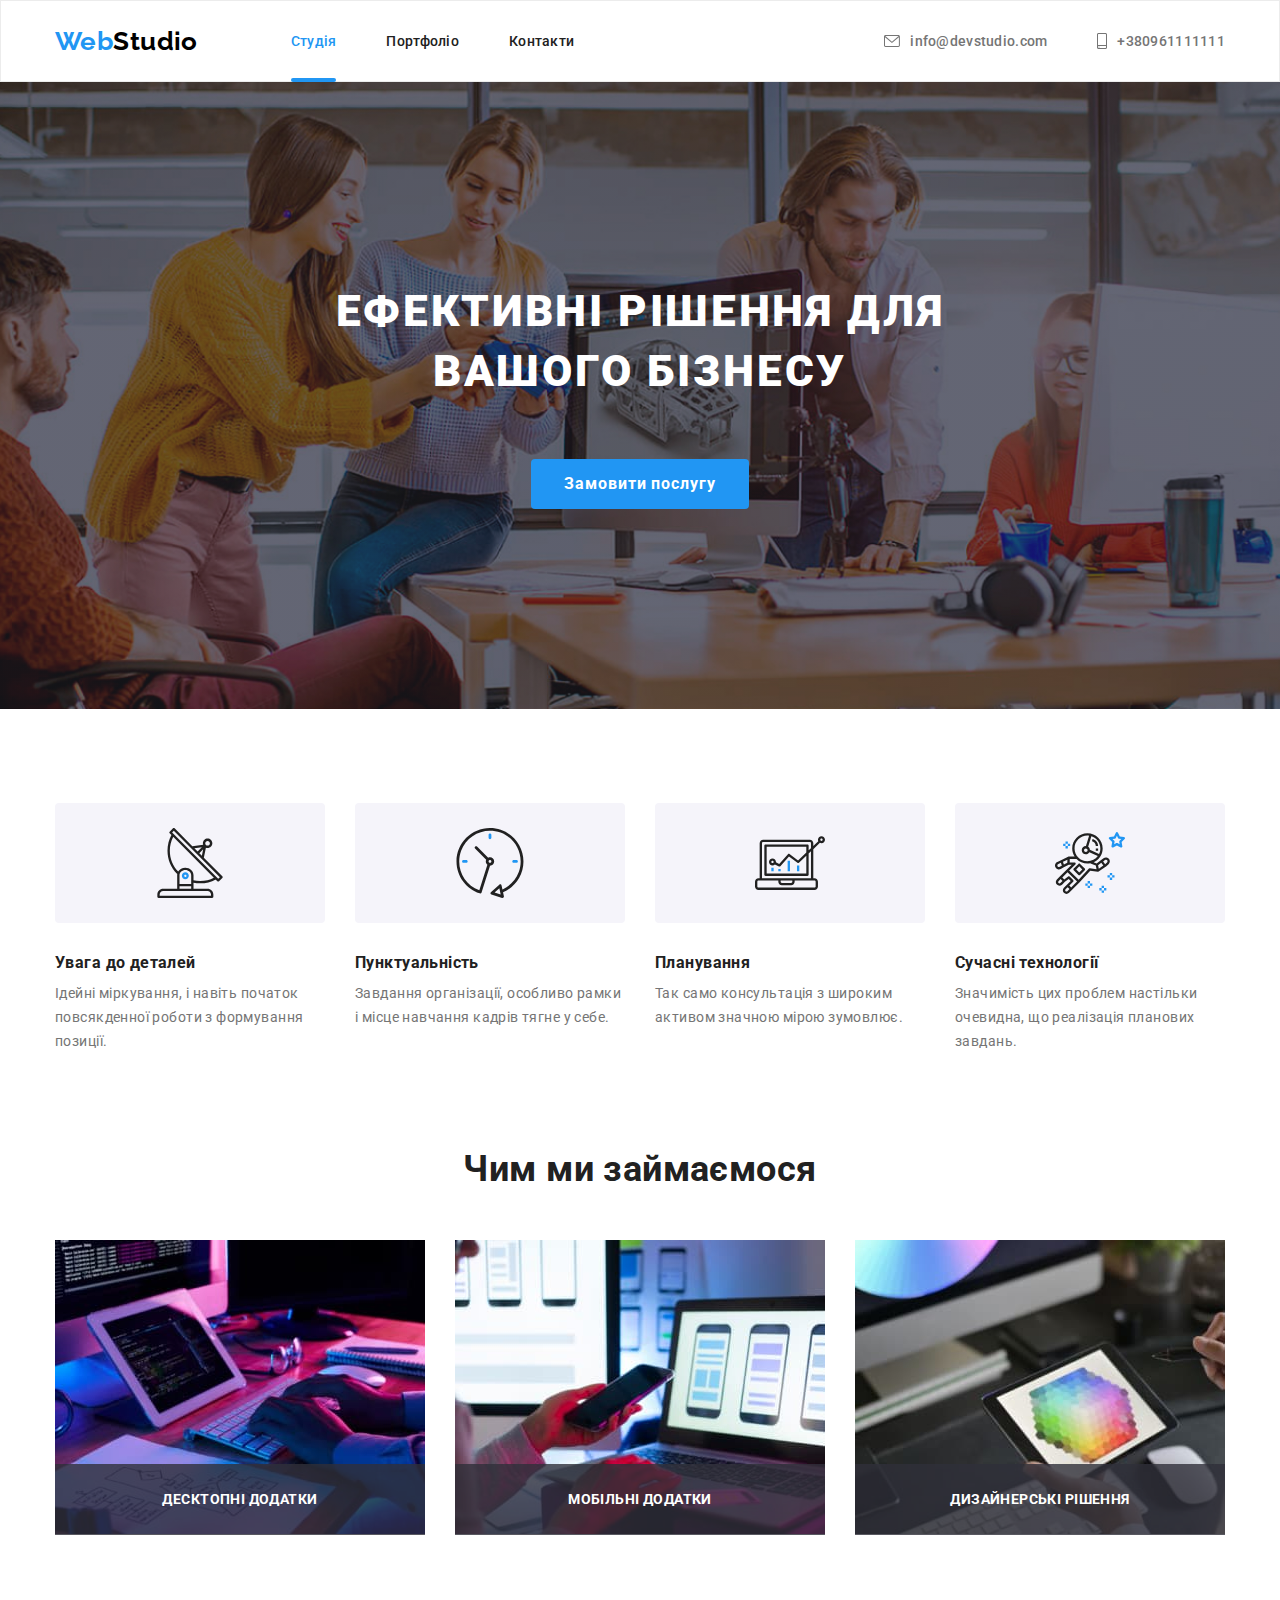
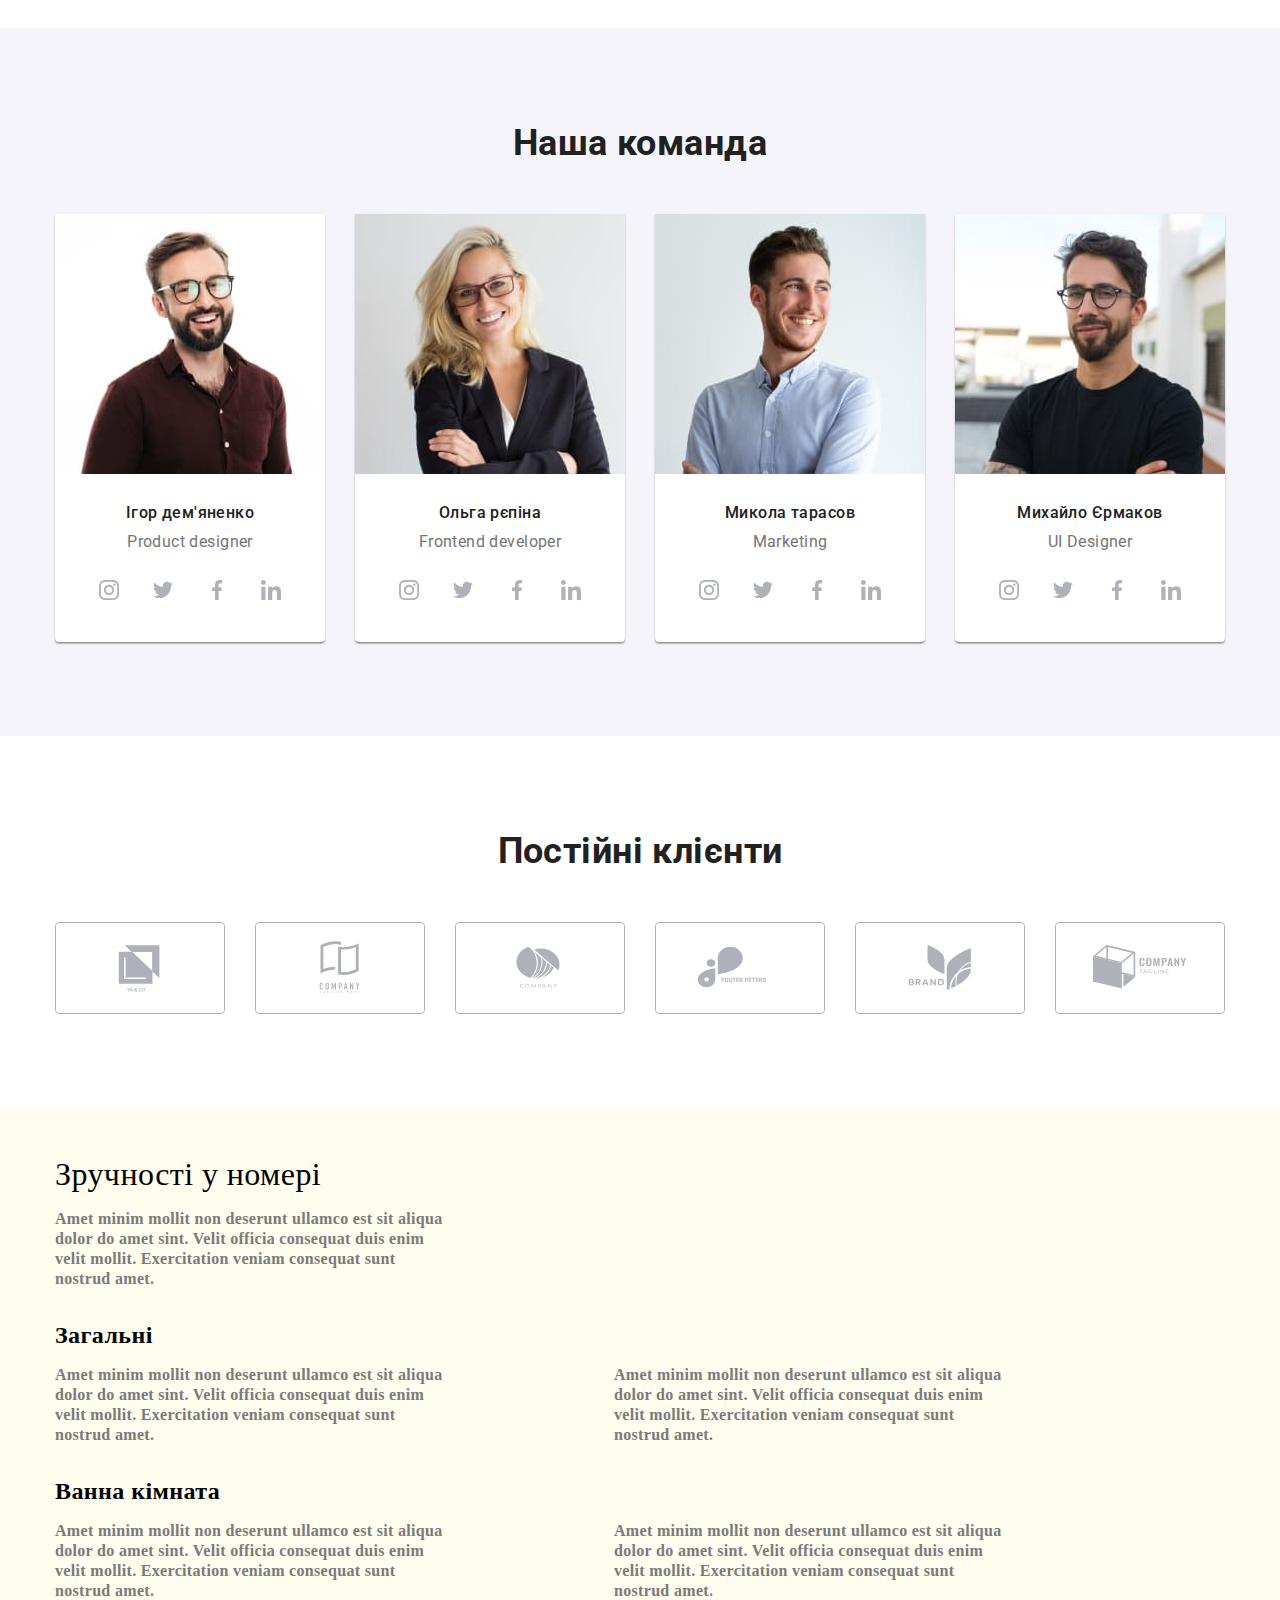
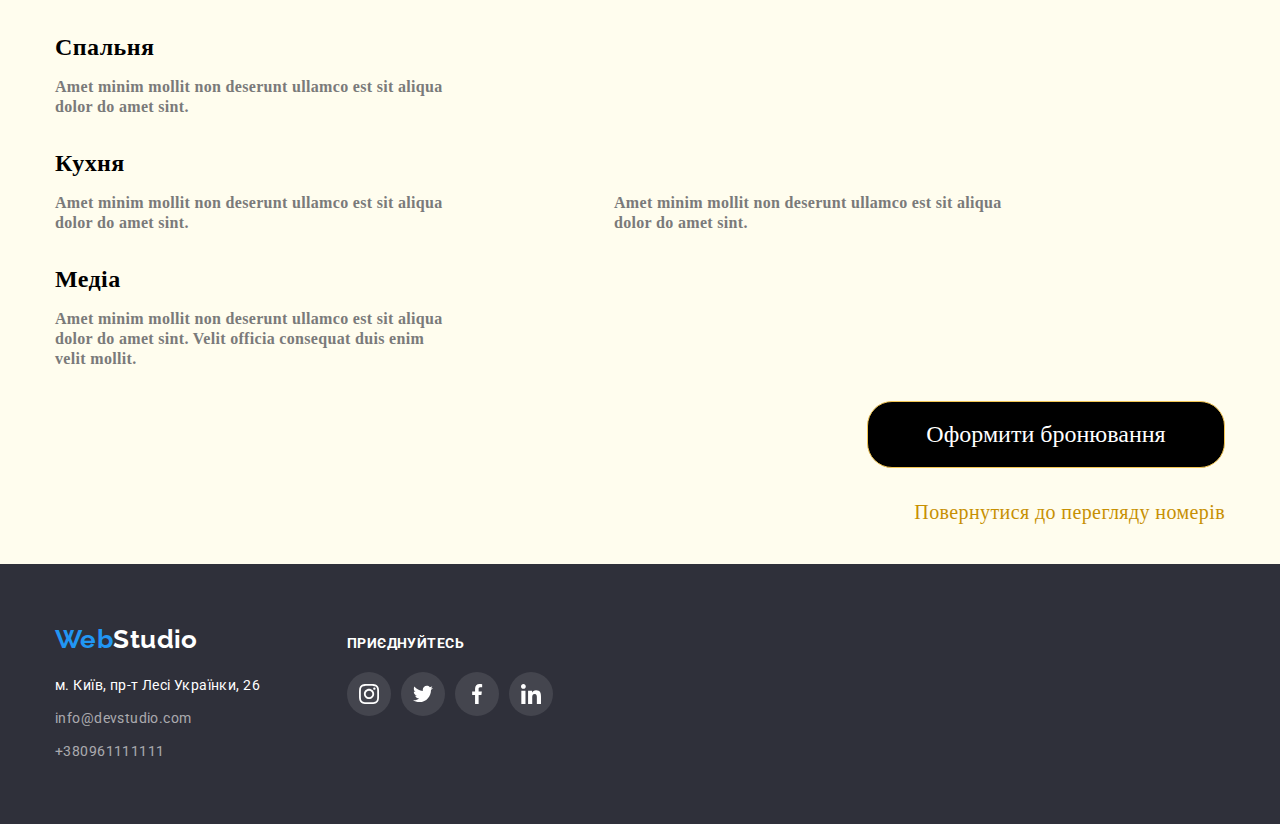
<file: index.html>
<!DOCTYPE html>
 <html lang="uk">
<head>
    <meta charset="UTF-8">
    <meta http-equiv="X-UA-Compatible" content="IE=edge">
    <meta name="viewport" content="width=device-width, initial-scale=1.0">
    <title>WebStudio</title>
    <link rel="stylesheet" href="https://cdnjs.cloudflare.com/ajax/libs/modern-normalize/1.0.0/modern-normalize.min.css">
    <link rel="stylesheet" href="./css/styles.css">
    <link rel="preconnect" href="https://fonts.googleapis.com">
    <link rel="preconnect" href="https://fonts.gstatic.com" crossorigin>
    <link href="https://fonts.googleapis.com/css2?family=Raleway:wght@700&family=Roboto:wght@400;500;700;900&display=swap"
        rel="stylesheet">
</head>

<body>
    <header class="header">
        <div class="container main-nav">
        <nav class="main-nav">
            <a class="logo-link" href="./index.html" lang="en">Web<span class="header-logo-span">Studio</span></a>
            <ul class="list">
                <li class="navigation-list-item">
                    <a class="link current" href="./index.html">Студія</a></li>
                <li class="navigation-list-item">
                    <a class="link" href="./portfolio.html">Портфоліо</a></li>
                <li class="navigation-list-item">
                    <a class="link" href="#">Контакти</a></li>
            </ul>
            </nav>
            <ul class="header-address">
                <li class="contact">
                    <a class="header-contact" href="mailto:info@devstudio.com"><svg class="address-item">
                        <use href="./images/icons.svg#icon-envelope"></use></svg>info@devstudio.com</a>
                </li>
                <li class="contact">
                    <a class="header-contact" href="tel:+380961111111"><svg class="address-items">
                        <use href="./images/icons.svg#icon-smartphone"></use></svg>+380961111111</a>
                </li>
            </ul>
        </div>
    </header>
    <main>
        <section class="section-hero">
            <div class="container-hero"> 
            <h1 class="section-caption">Ефективні рішення для вашого бізнесу</h1>
            <button class="primary-button" type="button" data-modal-open>Замовити послугу</button>
            </div>
        </section>
        <section class="section">
            <div class="container">
        <h2 class="visually-hidden">Переваги</h2>
            <ul class="section-list">
                <li class="section-item">
                    <div class="icon-box"><svg width="70" height="70">
                        <use href="./images/icons.svg#icon-antenna"></use>
                    </svg></div>
                    <h3 class="section-title">Увага до деталей</h3>
                    <p class="section-text">Ідейні міркування, і навіть початок повсякденної роботи з формування позиції.</p>
                </li>
                <li class="section-item">
                    <div class="icon-box"><svg width="70" height="70">
                        <use href="./images/icons.svg#icon-clock"></use></svg>
                    </div>
                    <h3 class="section-title">Пунктуальність</h3>
                    <p class="section-text">Завдання організації, особливо рамки і місце навчання кадрів тягне у себе.</p>
                </li>
                <li class="section-item">
                    <div class="icon-box"><svg width="70" height="70">
                        <use href="./images/icons.svg#icon-diagram"></use>
                    </svg></div>
                    <h3 class="section-title">Планування</h3>
                    <p class="section-text">Так само консультація з широким активом значною мірою зумовлює.</p>
                </li>
                <li class="section-item">
                    <div class="icon-box"><svg width="70" height="70">
                        <use href="./images/icons.svg#icon-astronaut"></use>
                    </svg></div>
                    <h3 class="section-title">Сучасні технології</h3>
                    <p class="section-text">Значимість цих проблем настільки очевидна, що реалізація планових завдань.</p>
                </li>
            </ul>
            </div>
        </section>
        <section class="section-tasks">
            <div class="container">
            <h2 class="section-headlines">Чим ми займаємося</h2>
            <ul class="section-list">
                <li><div class="applications-card">
                    <img src="./images/typing.jpg" alt="Написання коду" width="370">
                    <div class="applications">
                    <p class="applications-text">Десктопні додатки</p></div></div>
                </li>
                <li><div class="applications-card">
                    <img src="./images/laptop.jpg" alt="Розробка мобільного додатку" width="370">
                    <div class="applications">
                <p class="applications-text">Мобільні додатки</p></div></div>
               </li>
                <li><div class="applications-card">
                    <img src="./images/drawing.jpg" alt="Дизайн" width="370">
                    <div class="applications">
                <p class="applications-text">Дизайнерські рішення</p></div></div>
                </li>
            </ul>
            </div>
        </section>
        <section class="section-portrait">
            <div class="container">
            <h2 class="section-headlines">Наша команда</h2>
            <ul class="section-photo-list">
                <li class="photo"><img src="./images/igor.jpg" alt="чоловік в окулярах посміхається" width="270">
                    <div class="section-heading-desc">
                    <h3 class="section-heading">Ігор дем'яненко</h3>
                    <p class="section-lead">Product designer</p>
                    <div class="social-item">
                        <ul class="social-link">
                            <li><a href="#" class="social-list-ikon">
                        <svg width="20" height="20" class="service-icon">
                            <use href="./images/icons.svg#icon-instagram"></use>
                        </svg></a></li>
                       <li><a href="#" class="social-list-ikon"><svg width="20" height="20" class="service-icon">
                                <use href="./images/icons.svg#icon-twitter"></use>
                            </svg></a></li>
                      <li><a href="#" class="social-list-ikon"><svg width="20" height="20" class="service-icon">
                                    <use href="./images/icons.svg#icon-facebook"></use>
                                </svg></a></li>
                        <li><a href="#" class="social-list-ikon"><svg width="20" height="20" class="service-icon">
                                        <use href="./images/icons.svg#icon-linkedin"></use>
                                    </svg></a></li>
                                </ul></div>
                    </div>
                </li>
                <li class="photo"><img src="./images/olga.jpg" alt="дівчина посміхається" width="270">
                    <div class="section-heading-desc">
                    <h3 class="section-heading">Ольга рєпіна</h3>
                    <p class="section-lead">Frontend developer</p>
                    <div class="social-item">
                        <ul class="social-link">
                            <li><a href="#" class="social-list-ikon">
                                 <svg width="20" height="20" class="service-icon">
                                <use href="./images/icons.svg#icon-instagram"></use>
                                        </svg></a>
                            </li>
                            <li><a href="#" class="social-list-ikon">
                                <svg width="20" height="20" class="service-icon">
                                <use href="./images/icons.svg#icon-twitter"></use>
                                        </svg></a>
                            </li>
                            <li><a href="#" class="social-list-ikon">
                                <svg width="20" height="20" class="service-icon">
                                 <use href="./images/icons.svg#icon-facebook"></use>
                                        </svg></a>
                                    </li>
                            <li><a href="#" class="social-list-ikon">
                                <svg width="20" height="20" class="service-icon">
                                <use href="./images/icons.svg#icon-linkedin"></use>
                                        </svg></a>
                            </li>
                        </ul>
                    </div>
                    </div>
                </li>
                <li class="photo"><img src="./images/mikola.jpg" alt="чоловік посміхається" width="270">
                    <div class="section-heading-desc">
                    <h3 class="section-heading">Микола тарасов</h3>
                    <p class="section-lead">Marketing</p>
                    <div class="social-item">
                        <ul class="social-link">
                            <li><a href="#" class="social-list-ikon">
                                     <svg width="20" height="20" class="service-icon">
                                     <use href="./images/icons.svg#icon-instagram"></use>
                                    </svg></a>
                            </li>
                            <li><a href="#" class="social-list-ikon">
                                <svg width="20" height="20" class="service-icon">
                                <use href="./images/icons.svg#icon-twitter"></use>
                                </svg></a>
                            </li>
                            <li><a href="#" class="social-list-ikon">
                                <svg width="20" height="20" class="service-icon">
                                 <use href="./images/icons.svg#icon-facebook"></use>
                                        </svg></a>
                                    </li>
                            <li><a href="#" class="social-list-ikon">
                                <svg width="20" height="20" class="service-icon">
                                <use href="./images/icons.svg#icon-linkedin"></use>
                                        </svg></a>
                            </li>
                        </ul>
                    </div>
                    </div>
                </li>
                <li class="photo"><img src="./images/mihailo.jpg" alt="чоловік в окулярах" width="270">
                    <div class="section-heading-desc">
                    <h3 class="section-heading">Михайло Єрмаков</h3>
                    <p class="section-lead">UI Designer</p>
                    <div class="social-item">
                        <ul class="social-link">
                            <li><a href="#" class="social-list-ikon">
                                        <svg width="20" height="20" class="service-icon">
                                            <use href="./images/icons.svg#icon-instagram"></use>
                                        </svg></a>
                            </li>
                            <li><a href="#" class="social-list-ikon">
                                <svg width="20" height="20" class="service-icon">
                                            <use href="./images/icons.svg#icon-twitter"></use>
                                        </svg></a>
                            </li>
                            <li><a href="#" class="social-list-ikon">
                                <svg width="20" height="20" class="service-icon">
                                <use href="./images/icons.svg#icon-facebook"></use>
                                        </svg></a>
                                    </li>
                            <li><a href="#" class="social-list-ikon">
                                <svg width="20" height="20" class="service-icon">
                                 <use href="./images/icons.svg#icon-linkedin"></use>
                                        </svg></a>
                            </li>
                        </ul>
                    </div>
                    </div>
                </li>
            </ul>
            </div>
        </section>
        <section class="section-element" >
            <div class="container">
                <h2 class="section-headlines">Постійні клієнти</h2>
                <ul class="item-smart">
                <li class="section-item">
                    <a href="#" class="icon-smart"><svg width="106" height="60">
                            <use href="./images/icons.svg#icon-Logo"></use>
                        </svg>
                    </a>
                </li>
                <li class="section-item">
                    <a href="#"class="icon-smart"><svg width="106" height="60">
                            <use href="./images/icons.svg#icon-Logo-1"></use>
                        </svg>
                    </a>
                </li>
                <li class="section-item">
                    <a href="#" class="icon-smart"><svg width="106" height="60">
                            <use href="./images/icons.svg#icon-Logo-2"></use>
                        </svg>
                    </a>
                </li>
                <li class="section-item">
                    <a href="#" class="icon-smart"><svg width="106" height="60">
                            <use href="./images/icons.svg#icon-Logo-3"></use>
                        </svg>
                    </a>
                </li>
                <li class="section-item">
                    <a href="#" class="icon-smart"><svg width="106" height="60">
                            <use href="./images/icons.svg#icon-Logo-4"></use>
                        </svg>
                    </a>
                </li>
                <li class="section-item">
                    <a href="#" class="icon-smart"><svg width="106" height="60">
                            <use href="./images/icons.svg#icon-Logo-5"></use>
                        </svg>
                    </a>
                </li>
</ul>
            </div>
        </section>
        <section class="room-amenities">
            <div class="container">
                <h2 class="room-amenities__title">Зручності у номері</h2>
                <p class="room-amenities__text">Amet minim mollit non deserunt ullamco est sit aliqua dolor do amet sint. Velit officia consequat duis enim velit
                mollit. Exercitation veniam consequat sunt nostrud amet.</p>
                <ul class="room-amenities__item">
                    <li class="room-amenities__list"><h3 class="room-amenities__subtitle">Загальні</h3>
                        <div class="room-amenities__tasks">
                    <p class="room-amenities__text">Amet minim mollit non deserunt ullamco est sit aliqua dolor do amet sint. Velit officia consequat duis enim velit
                    mollit. Exercitation veniam consequat sunt nostrud amet.</p>
                    <p class="room-amenities__text">Amet minim mollit non deserunt ullamco est sit aliqua dolor do amet sint. Velit officia consequat duis enim velit
                    mollit. Exercitation veniam consequat sunt nostrud amet.</p></div></li>
                    <li class="room-amenities__list"><h3 class="room-amenities__subtitle">Ванна кімната</h3>
                        <div class="room-amenities__tasks">
                    <p class="room-amenities__text">Amet minim mollit non deserunt ullamco est sit aliqua dolor do amet sint. Velit officia consequat duis enim velit
                    mollit. Exercitation veniam consequat sunt nostrud amet.</p>
                    <p class="room-amenities__text">Amet minim mollit non deserunt ullamco est sit aliqua dolor do amet sint. Velit officia consequat duis enim velit
                    mollit. Exercitation veniam consequat sunt nostrud amet.</p></div></li>
                    <li class="room-amenities__list"><h3 class="room-amenities__subtitle">Спальня</h3>
                        <div class="room-amenities__tasks">
                    <p class="room-amenities__text">Amet minim mollit non deserunt ullamco est sit aliqua dolor do amet sint.</p></div></li>
                    <li class="room-amenities__list"><h3 class="room-amenities__subtitle">Кухня</h3>
                        <div class="room-amenities__tasks">
                    <p class="room-amenities__text">Amet minim mollit non deserunt ullamco est sit aliqua dolor do amet sint.</p>
                    <p class="room-amenities__text">Amet minim mollit non deserunt ullamco est sit aliqua dolor do amet sint.</p></div></li>
                    <li class="room-amenities__list"><h3 class="room-amenities__subtitle">Медіа</h3>
                        <div class="room-amenities__tasks">
                    <p class="room-amenities__text">Amet minim mollit non deserunt ullamco est sit aliqua dolor do amet sint. Velit officia consequat duis enim velit
                    mollit.</p></li>
                </ul>
                <div class="room-amenities__box">
                <button class="room-amenities__btn" type="button">Оформити бронювання</button>
                <a href="#" class="room-amenities__link">Повернутися до перегляду номерів</a></div>
            </div></div>
        </section>
    </main>
    <footer class="footer">
        <div class="container">
        <div class="container-box">
            <div class="footer-box">
        <a class="link-logo" href="./index.html">Web<span class="footer-span">Studio</span></a>
        <address>
            <ul class="address-link">
                <li class="services"><a class="footer-address" href="https://goo.gl/maps/CPtrU1FHBa2aNyZL9" target="_blank"
                        rel="noopener noreferrer nofollow">м. Київ, пр-т Лесі
                        Українки, 26</a></li>
                <li class="services"><a class="footer-link" href="mailto:info@devstudio.com">info@devstudio.com</a></li>
                <li class="services"><a class="footer-link" href="tel:+380961111111">+380961111111</a></li>
            </ul>
        </address>
        </div>
<div class="container-title">
    <h2 class="footer-title">Приєднуйтесь</h2>
    <ul class="footer-social">
    <li class="footer-social-icon">
        <a href="#" class="net-link"> 
    <svg width="20" height="20" class="net-icon">
        <use href="./images/icons.svg#icon-instagram"></use>
    </svg></a></li>
    <li class="footer-social-icon">
        <a href="#" class="net-link">
<svg width="20" height="20" class="net-icon">
        <use href="./images/icons.svg#icon-twitter"></use>
    </svg></a></li>
    <li class="footer-social-icon">
        <a href="#" class="net-link">
<svg width="20" height="20" class="net-icon">
        <use href="./images/icons.svg#icon-facebook"></use>
    </svg></a></li>
    <li class="footer-social-icon">
        <a href="#" class="net-link">
<svg width="20" height="20" class="net-icon">
        <use href="./images/icons.svg#icon-linkedin"></use>
</svg></a></li>
</ul>
</div>
</div>
        </div>
    </footer>
    <div class="backdrop is-hidden" data-modal>
        <div class="modal">
            <button class="modal-close-button" type="button" data-modal-close>
                <svg class="cross-icon" width="18" height="18">
                    <use href="./images/icons.svg#icon-cross"></use>
                </svg>
            </button>
        </div>
    </div>
    <script src="./js/modal.js">cloze</script>
</body>

</html>
</file>
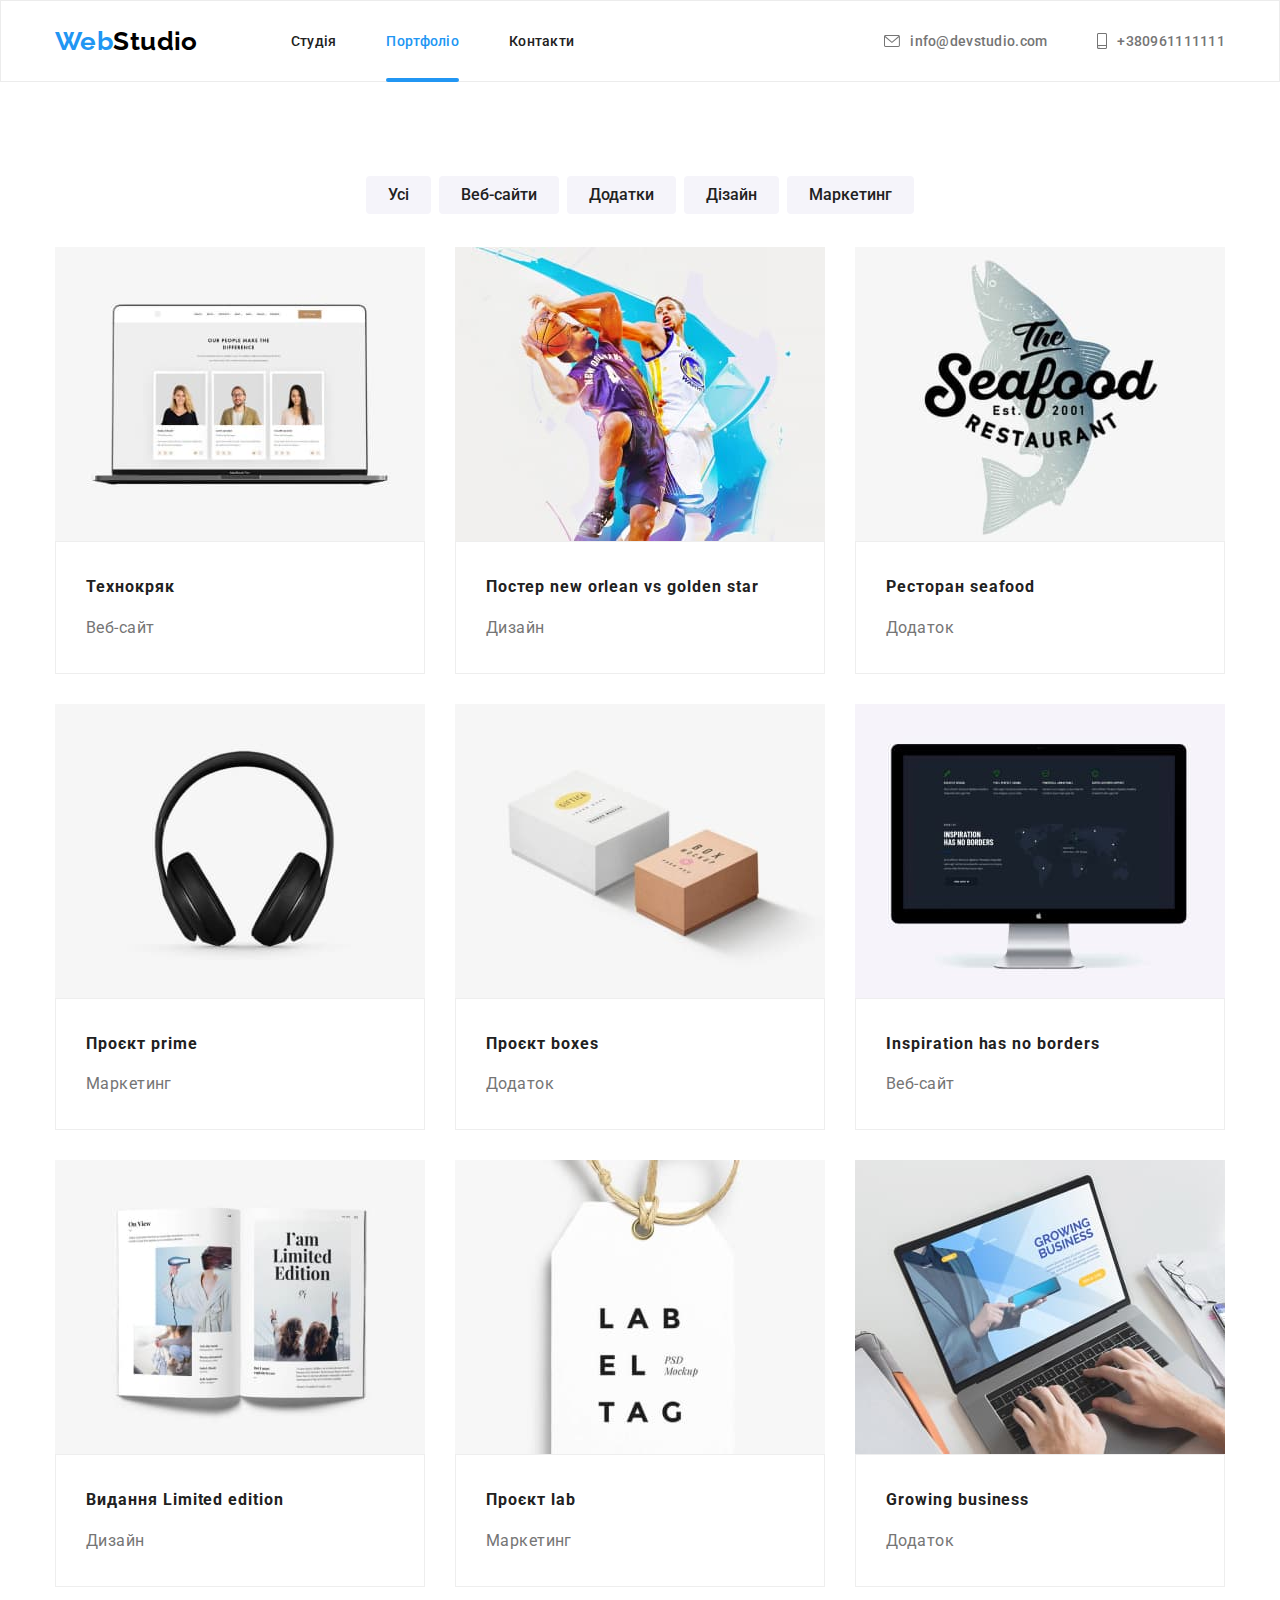
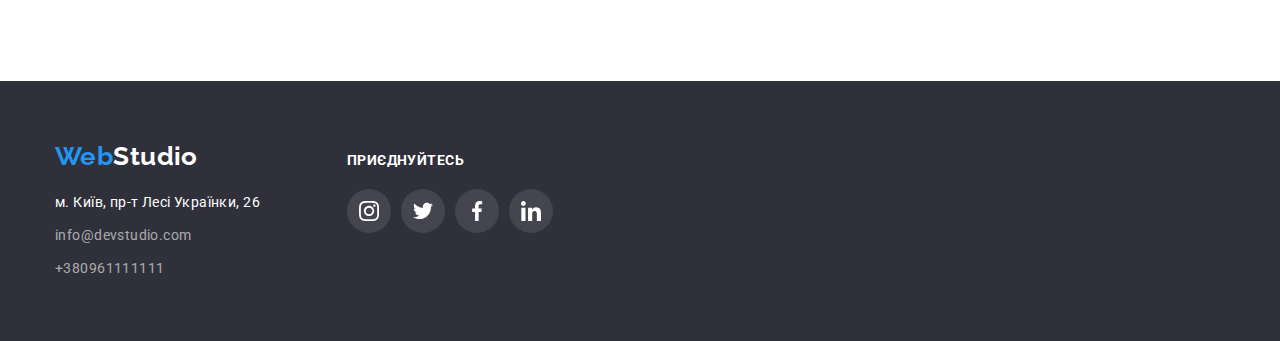
<file: portfolio.html>
<!DOCTYPE html>
<html lang="uk">
<head>
    <meta charset="UTF-8">
    <meta http-equiv="X-UA-Compatible" content="IE=edge">
    <meta name="viewport" content="width=device-width, initial-scale=1.0">
    <title>WebStudio</title>
    <link rel="stylesheet" href="https://cdnjs.cloudflare.com/ajax/libs/modern-normalize/1.0.0/modern-normalize.min.css">
    <link rel="stylesheet" href="./css/styles.css">
 <link rel="preconnect" href="https://fonts.googleapis.com">
<link rel="preconnect" href="https://fonts.gstatic.com" crossorigin>
<link href="https://fonts.googleapis.com/css2?family=Raleway:wght@700&family=Roboto:wght@400;500;700;900&display=swap" rel="stylesheet">
</head>
<body>
    <header class="header">
        <div class="container main-nav">
            <nav class="main-nav">
                <a class="logo-link" href="./index.html" lang="en">Web<span class="header-logo-span">Studio</span></a>
                <ul class="list">
                    <li class="navigation-list-item">
                        <a class="link" href="./index.html">Студія</a>
                    </li>
                    <li class="navigation-list-item">
                        <a class="link current" href="./portfolio.html">Портфоліо</a>
                    </li>
                    <li class="navigation-list-item">
                        <a class="link" href="#">Контакти</a>
                    </li>
                </ul>
                </nav>
                <ul class="header-address">
                    <li class="contact">
                        <a class="header-contact" href="mailto:info@devstudio.com"><svg class="address-item">
                                <use href="./images/icons.svg#icon-envelope"></use>
                            </svg>info@devstudio.com</a>
                    </li>
                    <li class="contact">
                        <a class="header-contact" href="tel:+380961111111"><svg class="address-items">
                                <use href="./images/icons.svg#icon-smartphone"></use>
                            </svg>+380961111111</a>
                    </li>
                </ul>
        </div>
    </header>
    <main>
     <section class="section-page">
        <div class="container">
<div class="button-page">
<button class="five-button" type="button">Усі</button>
<button class="five-button" type="button">Веб-сайти</button>
<button class="five-button" type="button">Додатки</button>
<button class="five-button" type="button">Дізайн</button>
<button class="five-button" type="button">Маркетинг</button>
</div>
    <ul class="feature-list">
        <li class="photo-link"><a href="#" class="photo-link-item">
            <div class="photo-card">
            <img src="./images/1.jpg" alt="Фото на комп,ютері" width="370">
            <div class="photo-description">
                <p>Ресурс пропонує комплексні пропозиції з різним рівнем функціоналу та сервісів. Все це дозволить відвідувачу отримати
                вичерпні відомості про компанію чи приватну особу.</p>
            </div></div>
            <div class="flex-element">
            <h2 class="section-subject">Технокряк</h2>
            <p class="section-desc">Веб-сайт</p></div></a></li>
        <li class="photo-link"><a href="#" class="photo-link-item">
            <div class="photo-card">
            <img src="./images/2.jpg" alt="Баскетболісти" width="370">
            <div class="photo-description">
                <p>Ресурс пропонує комплексні пропозиції з різним рівнем функціоналу та сервісів. Все це дозволить відвідувачу
                    отримати
                    вичерпні відомості про компанію чи приватну особу.</p>
            </div>
            </div>
            <div class="flex-element">
            <h2 class="section-subject">Постер new orlean vs golden star</h2>
            <p class="section-desc">Дизайн</p></div></a></li>
            
          <li class="photo-link"><a href="#" class="photo-link-item">
            <div class="photo-card">
            <img src="./images/3.jpg" alt="Емблема ресторану" width="370">
            <div class="photo-description">
                <p>Ресурс пропонує комплексні пропозиції з різним рівнем функціоналу та сервісів. Все це дозволить відвідувачу
                    отримати
                    вичерпні відомості про компанію чи приватну особу.</p>
            </div>
            </div>
            <div class="flex-element">
            <h2 class="section-subject">Ресторан seafood</h2>
            <p class="section-desc">Додаток</p></div></a></li>
            
            <li class="photo-link"><a href="#" class="photo-link-item">
                <div class="photo-card">
                <img src="./images/4.jpg" alt="Навушники" width="370">
                <div class="photo-description">
                    <p>Ресурс пропонує комплексні пропозиції з різним рівнем функціоналу та сервісів. Все це дозволить відвідувачу
                        отримати
                        вичерпні відомості про компанію чи приватну особу.</p>
                </div>
                </div>
                <div class="flex-element">
                <h2 class="section-subject">Проєкт prime</h2>
                <p class="section-desc">Маркетинг</p></div></a></li>
                
            <li class="photo-link"><a href="#" class="photo-link-item">
                <div class="photo-card">
                <img src="./images/5.jpg" alt="Коробочки" width="370">
                <div class="photo-description">
                    <p>Ресурс пропонує комплексні пропозиції з різним рівнем функціоналу та сервісів. Все це дозволить відвідувачу
                        отримати
                        вичерпні відомості про компанію чи приватну особу.</p>
                </div>
                </div>
                <div class="flex-element">
                <h2 class="section-subject">Проєкт boxes</h2>
                <p class="section-desc">Додаток</p></div></a></li>
               
            <li class="photo-link"><a href="#" class="photo-link-item">
                <div class="photo-card">
                <img src="./images/6.jpg" alt="Монітор" width="370">
                <div class="photo-description">
                    <p>Ресурс пропонує комплексні пропозиції з різним рівнем функціоналу та сервісів. Все це дозволить відвідувачу
                        отримати
                        вичерпні відомості про компанію чи приватну особу.</p>
                </div>
                </div>
                <div class="flex-element">
                <h2 class="section-subject">Inspiration has no borders</h2>
                <p class="section-desc">Веб-сайт</p></div></a></li>
                
            <li class="photo-link"><a href="#" class="photo-link-item">
                <div class="photo-card">
                <img src="./images/7.jpg" alt="Книга" width="370">
                <div class="photo-description">
                    <p>Ресурс пропонує комплексні пропозиції з різним рівнем функціоналу та сервісів. Все це дозволить відвідувачу
                        отримати
                        вичерпні відомості про компанію чи приватну особу.</p>
                </div>
                </div>
                <div class="flex-element">
                <h2 class="section-subject">Видання Limited edition</h2>
                <p class="section-desc">Дизайн</p></div></a></li>
               
            <li class="photo-link"><a href="#" class="photo-link-item">
                <div class="photo-card">
                <img src="./images/8.jpg" alt="Емблема" width="370">
                <div class="photo-description">
                    <p>Ресурс пропонує комплексні пропозиції з різним рівнем функціоналу та сервісів. Все це дозволить відвідувачу
                        отримати
                        вичерпні відомості про компанію чи приватну особу.</p>
                </div>
                </div>
                <div class="flex-element">
                <h2 class="section-subject">Проєкт lab</h2>
                <p class="section-desc">Маркетинг</p></div></a></li>
                
            <li class="photo-link"><a href="#" class="photo-link-item">
                <div class="photo-card">
                <img src="./images/9.jpg" alt="Ноутбук" width="370">
                <div class="photo-description">
                    <p>Ресурс пропонує комплексні пропозиції з різним рівнем функціоналу та сервісів. Все це дозволить відвідувачу
                        отримати
                        вичерпні відомості про компанію чи приватну особу.</p>
                </div>
                </div>
                <div class="flex-element">
                <h2 class="section-subject">Growing business</h2>
                <p class="section-desc">Додаток</p></div></a></li>
                
    </ul>
    </div>
</section>
    </main>
<footer class="footer">
    <div class="container">
        <div class="container-box">
            <div class="footer-box">
                <a class="link-logo" href="./index.html">Web<span class="footer-span">Studio</span></a>
                <address>
                    <ul class="address-link">
                        <li class="services"><a class="footer-address" href="https://goo.gl/maps/CPtrU1FHBa2aNyZL9"
                                target="_blank" rel="noopener noreferrer nofollow">м. Київ, пр-т Лесі
                                Українки, 26</a></li>
                        <li class="services"><a class="footer-link"
                                href="mailto:info@devstudio.com">info@devstudio.com</a></li>
                        <li class="services"><a class="footer-link" href="tel:+380961111111">+380961111111</a></li>
                    </ul>
                </address>
            </div>
            <div class="container-title">
                <h2 class="footer-title">Приєднуйтесь</h2>
                <ul class="footer-social">
                    <li class="footer-social-icon">
                        <div class="footer-social-link"><a href="#" class="net-link">
                                <svg width="20" height="20" class="net-icon">
                                    <use href="./images/icons.svg#icon-instagram"></use>
                                </svg></a></div>
                    </li>
                    <li class="footer-social-icon">
                        <div class="footer-social-link"><a href="#" class="net-link">
                                <svg width="20" height="20" class="net-icon">
                                    <use href="./images/icons.svg#icon-twitter"></use>
                                </svg></a></div>
                    </li>
                    <li class="footer-social-icon">
                        <div class="footer-social-link"><a href="#" class="net-link">
                                <svg width="20" height="20" class="net-icon">
                                    <use href="./images/icons.svg#icon-facebook"></use>
                                </svg></a></div>
                    </li>
                    <li class="footer-social-icon">
                        <div class="footer-social-link"><a href="#" class="net-link">
                                <svg width="20" height="20" class="net-icon">
                                    <use href="./images/icons.svg#icon-linkedin"></use>
                                </svg></a></div>
                    </li>
                </ul>
            </div>
        </div>
    </div>
</footer>
<script src="./js/modal.js"></script>
    </body>
    
    </html>
</file>
<file: css/styles.css>
:root{
    --primary-text-color:#757575;
    --title-text-color:#000000;
    --accent-color:#2196F3;
    --focus-button:#188CE8;
    --color-caption:#FFFFFF;
    --color-fon:#2F303A;
    --color-link:#212121;
    --fon-button:#F5F4FA;
   --icon-color: #AFB1B8;
    
}

*,
*::before,
*::after {
    box-sizing: border-box;
}
img {
max-width: 100%;
display:block;
height: auto;
}
.container {
    width:1200px;
    padding: 0 15px;
    margin: 0 auto;

}
ul {
    list-style:none;
    padding-left: 0;
    margin: 0;
}
h1,h2,h3,h4,h5,h6,p {
    margin-top: 0;
    margin-bottom: 0;
}
    .link {
    text-decoration:none;
}
body {
    color:var(--title-text-color);
    font-family:'Roboto',sans-serif;
    font-size:14px;
    letter-spacing: 0.03em;

}
/* header */
.header {
 border: 1px solid rgba(236, 236, 236, 1);
}
.main-nav {
    display: flex;
    align-items: center;
}
.logo {
    font-family:'Raleway',cursive;
text-decoration: none;
}
.button-page {
    display:flex;
}
.section-tasks {
    padding-bottom: 94px;
}

.logo-link {
color:var(--accent-color);
font-family:'Raleway',cursive;
font-weight:700;
font-size: 26px;
line-height: 1.17;
text-decoration: none;

padding: 25px 0;
}
.header-logo-span{
    color:var(--title-text-color);
}
.list {
    display: flex;
    margin-left: 93px;
    margin-top: 0;
    margin-bottom: 0;
    gap: 50px;
}
    .link {
color:var(--color-link);
    font-weight:500;
    line-height: 1.17;
    letter-spacing: 0.02em;

    display:block;
    padding: 32px 0;
    margin: 0;
    transition: background-color 250ms cubic-bezier(0.4, 0, 0.2, 1),
     color 250ms cubic-bezier(0.4, 0, 0.2, 1),
      opacity 250ms cubic-bezier(0.4, 0, 0.2, 1);
    }
.link:hover, .current
.link:focus, .current {
 color: var(--accent-color);
}

.link.current:hover::after {
    color: var(--accent-color);
}
.link.current:focus::after {
    color: var(--accent-color);
}
.link.current::after {
    position: absolute;
    display: block;
    width: 100%;
    bottom: -1px;
    height: 4px;
    border-radius: 2px;
    background-color:var(--accent-color);
    transition: opacity 250ms cubic-bezier(0.4, 0, 0.2, 1);
    content:"";
}
.navigation-list-item{
    position: relative;
}
.header-contact {
color:var(--primary-text-color);
text-decoration: none;
font-weight:500;
line-height: 1.17;
letter-spacing: 0.02em;

display:flex;
align-items: center;
 padding: 32px 0;
 fill:var(--primary-text-color);
transition:color 250ms cubic-bezier(0.4, 0, 0.2, 1),
 fill 250ms cubic-bezier(0.4, 0, 0.2, 1);
}
.header .contact+.contact {
    margin-left: 50px;
}
.header-contact:hover,
.header-contact:focus {
    color: var(--accent-color);
    fill: var(--accent-color);
}
.header-address {
    display: flex;
    align-items: center;
    margin-left: auto;
}
.address-item {
    width: 16px;
    height: 12px;
    margin-right: 10px;
}
.address-items {
width: 10px;
height: 16px;
margin-right: 10px;
}

/*section-hero*/
.section-hero {
background-color: var(--color-fon);
text-align: center;
padding-top: 200px;
padding-bottom: 200px;
max-width: 1600px;
    margin-left: auto;
    margin-right: auto;
    background-image: linear-gradient(rgba(47, 48, 58, 0.4),
    rgba(47, 48, 58, 0.4)),url(../images/office.jpg);
    background-repeat: no-repeat;
    background-position: center;
    background-size: cover;
}
.section-caption {
    color:var(--color-caption);
        font-weight:900;
        font-size: 44px;
        line-height: 1.36;
        text-align:center;
        letter-spacing: 0.06em;
        text-transform: uppercase;
        width: 700px;
         margin-left: auto;
        margin-right: auto;
        margin-top: 0;
        margin-bottom: 57px;
    }
      
    /*primary-button */
.primary-button {
    color:var(--color-caption);
    background-color:var(--accent-color); 
    border: 0; 
    font-family: inherit;
    font-style:normal;
    font-weight:700;
    font-size:16px;
    line-height:1.88;
    text-align:center;
    letter-spacing:0.06em;

    display:inline-block;
    min-width: 218px;
    border: none;
    border-radius: 4px;
    cursor: pointer;
    padding: 10px 32px;
    transition: background-color 250ms cubic-bezier(0.4, 0, 0.2, 1),
     color 250ms cubic-bezier(0.4, 0, 0.2, 1);
    cursor: pointer;
}
.primary-button:hover,
.primary-button:focus {
color:var(--color-caption);
background-color: var(--focus-button);
}
.primary-button:active {
    color: var(--color-caption);
        background-color: var(--accent-color);
}
  /* section */
  .section {
      background-color: var(--color-caption);
      padding-top: 94px;
      padding-bottom: 94px;
  }
 .visually-hidden {
  position: absolute;
  white-space: nowrap;
  width: 1px;
  height: 1px;
  overflow: hidden;
  border: 0;
  padding: 0;
  clip: rect(0 0 0 0);
  clip-path: inset(50%);
  margin: -1px;
  }
.section-title{
color:var(--color-link);
line-height: 1.17;
margin-top: 0;
margin-bottom: 10px;
}
.section-text {
    color: var(--primary-text-color);
    font-weight: 400;
    line-height: 1.71;
}
.icon-box {
    display: flex;
    justify-content: center;
    align-items: center;
    width: 100%;
    height: 120px;
    align-items: center;
    justify-content: center;
    background: var(--fon-button);
    border-radius: 4px;
    margin: 0 auto;
    margin-bottom: 30px;
}
.section-item {
    width: 270px;
}
/* section-tasks */
.section-headlines {
    color: var(--color-link);
    font-size: 36px;
    line-height: 1.17;
    text-align: center;
    margin-top: 0;
    margin-bottom: 50px;
}
.section-list {
    display: flex;
    justify-content: center;
    gap: 30px;
    position: relative;
}
.applications-card {
    position: relative;
    width: 370px;
}
.applications {
    display: flex;
    align-items: center;
    justify-content: center;
    position: absolute;
    content: "";
    top: 224px;
    left: 0;
    background-color: rgba(47, 48, 58, 0.8);
    text-align: center;
    padding: 27px 0;
    width: 100%;
    overflow: hidden;
   
}
.applications-text {
    color: rgba(255, 255, 255, 1);
    font-weight: 700;
    line-height: 1.17;
    text-transform: uppercase;
}
/* section-portrait */
.section-portrait {
    background-color: var(--fon-button);
    padding-top: 94px;
    padding-bottom: 94px;
}
.section-heading {
 color: var(--color-link);
font-weight: 500;
font-size: 16px;
line-height: 1.17;
margin-top: 0;
}
.section-lead {
    color: var(--primary-text-color);
    font-weight: 400;
    font-size: 16px;
    line-height: 1.17;
    margin-top: 10px;
    padding-bottom: 0;
    align-items: center;
}
.section-heading-desc {
    text-align: center;
    padding:30px;   
    }

.section-photo-list {
    display:flex;
    gap: 30px;    
}
.photo {
    background-color: var(--color-caption);
    box-shadow: 0px 1px 3px rgba(0, 0, 0, 0.12),
            0px 1px 1px rgba(0, 0, 0, 0.14),
            0px 2px 1px rgba(0, 0, 0, 0.2);
        border-radius: 0px 0px 4px 4px;
}
.service-icon {
fill: var(--icon-color);
}
.social-link {
display: flex;
justify-content:center;
align-items:center;
gap:10px;
margin-top:16px;
}
.social-list-ikon{
    display:flex;
    justify-content:center;
    align-items:center;
    width:44px;
    height:44px;
    gap: 10px;
    margin-top:16px;
    border-radius: 50%;
    background-color:var(--color-caption);
    margin: 0 auto;
    transition: background-color 250ms cubic-bezier(0.4, 0, 0.2, 1),
     fill 250ms cubic-bezier(0.4, 0, 0.2, 1);
}
.social-list-ikon:hover,
.social-list-ikon:focus {
    background-color: var(--accent-color);
}

.social-list-ikon:hover .service-icon {
    fill: var(--color-caption);
}

.social-list-ikon:focus .service-icon {
    fill: var(--color-caption);
}

/* cторінка 2 */
.section-page {
 padding-top: 94px;
 padding-bottom: 94px;
}
/* five-button */
.button-page {
    display: flex;
    justify-content: center;
    gap: 8px;
    margin-bottom: 33px;
}
.five-button {
    color: var(--color-link);
    background-color: var(--fon-button);
    border: 0;
    font-family: inherit;
    font-weight: 500;
    font-size: 16px;
    line-height: 1.63;
    text-align: center;

    padding: 6px 22px;
    border-radius: 4px;
    transition: background-color 250ms cubic-bezier(0.4, 0, 0.2, 1),
     color 250ms cubic-bezier(0.4, 0, 0.2, 1), 
     box-shadow 250ms cubic-bezier(0.4, 0, 0.2, 1);
    cursor: pointer;
}
.five-button:hover,
.five-button:focus {
    color: var(--color-caption);
    background-color: var(--accent-color);
    box-shadow: 0px 3px 1px rgba(0, 0, 0, 0.1),
            0px 1px 2px rgba(0, 0, 0, 0.8),
            0px 2px 2px rgba(0, 0, 0, 0.12);
}
/* photo-card */
.feature-list {
    display: flex;
    flex-wrap: wrap;
    padding: 0;
    gap: 30px;
    flex-basis: calc((100%-60px)/3);

}
.section-subject{
    color: var(--color-link);
    font-weight: 700;
    font-size: 16px;
    line-height: 1.88;
    letter-spacing: 0.06em;
    margin-top: 0;
}
.section-desc {
    color: var(--primary-text-color);
    font-weight: 400;
    font-size: 16px;
    line-height: 1.9;
    margin-top: 10px;
    padding-bottom: 0;
}
.flex-element {
    padding: 30px;
    border-top: none;
    border: 1px solid #EEEEEE;
}
.photo-link-item {
display: block;
text-decoration: none;
transition: background-color 250ms cubic-bezier(0.4, 0, 0.2, 1),
box-shadow 250ms cubic-bezier(0.4, 0, 0.2, 1);
}
.photo-link-item:hover,
.photo-link-item:focus {
    background: var(--color-caption);
    box-shadow: 0px 1px 1px rgba(0, 0, 0, 0.12),
        0px 4px 4px rgba(0, 0, 0, 0.06),
        1px 4px 6px rgba(0, 0, 0, 0.16);
}
.photo-description {
position: absolute;
top: 0;
left: 0;
width: 100%;
height: 100%;
font-size: 18px;
line-height: 1.55;
background-color:rgba(33, 150, 243, 0.9);
color:var(--color-caption);
padding: 63px 24px;
transform: translateY(101%);
transition: transform 250ms cubic-bezier(0.4, 0, 0.2, 1);

}
.photo-card {
 position: relative;
 overflow: hidden;
    }
.photo-link-item:hover .photo-description {
    transform: translateY(0);
}
.photo-link-item:focus .photo-description {
    transform: translateY(0);
}
/* section-element */
.section-element {
    background-color: var(--color-caption);
    padding-top: 94px;
    padding-bottom: 94px;
    margin:0 auto
}
.icon-smart {
    display: flex;
    justify-content: center;
    align-items: center;
    width: 170px;
    height: 92px;
    align-items: center;
    justify-content: center;
    background: var(--color-caption);
    border-radius: 4px;
    margin: 0 auto;
    border: 1px solid #AFB1B8;
    border-radius: 4px;
    fill:#AFB1B8 ;
    transition: fill 250ms cubic-bezier(0.4, 0, 0.2, 1),
     border 250ms cubic-bezier(0.4, 0, 0.2, 1);

}
.icon-smart:hover,
.icon-smart:focus  {
fill:var(--accent-color);
border: 1px solid #2196F3;
}

.item-smart {
display: flex;
gap: 30px;
}
/* room-amenities */
.room-amenities {
    background: #FFFDEE;
    padding-top: 48px;
    padding-bottom: 40px;
}

.room-amenities__title {
    font-family: 'Times New Roman';
    font-style: normal;
    font-weight: 400;
    font-size: 32px;
    line-height: 1.15;
    color: #000000;
    margin-bottom: 16px;
    
}

.room-amenities__subtitle {
font-family: 'Times New Roman';
    font-style: normal;
    font-weight: 700;
    font-size: 24px;
    line-height: 1.17;
    color: #000000;
    margin-bottom: 16px;
}

.room-amenities__text {
font-family: 'Montserrat';
    font-style: normal;
    font-weight: 700;
    font-size: 16px;
    line-height: 1.25;
    letter-spacing: 0.02em;
    color: #7A7A7A;
    margin-bottom: 32px;
    width: 400px;
     
}
/* .room-amenities__item {
    position: relative;
} */

.room-amenities__tasks {
    display: flex;
    justify-content: center;
    align-items: center;
    width: 100%;
    gap: 159px;
}
.room-amenities__list {
    display: inline-block;
    
}
.room-amenities__box {
display: flex;
flex-direction: column;
align-items: flex-end;
}

.room-amenities__link {
font-family: 'Montserrat';
font-style: normal;
font-weight: 500;
font-size: 20px;
line-height: 24px;
letter-spacing: 0.02em;
color: #C79002;
text-decoration: none;
}
.room-amenities__btn {
    font-family: 'Montserrat';
        font-style: normal;
        font-weight: 500;
        font-size: 24px;
        line-height: 1.20;
        width: 358px;
     color: #FFFFFF;
    background: #000000;
    border: 1px solid #F3C653;
    border-radius: 25px;
    display: inline-block;
    padding: 18px 38px;
    margin-bottom: 32px;
    
    
    
}



/* footer */
.footer{
    background-color:var(--color-fon);
    padding: 60px 0;
    margin-top: 0;
}
.container-box {
    display: flex;
    align-items: baseline;
    gap: 86.9px;

}
.link-logo {
    color:var(--accent-color);
    font-family: 'Raleway', cursive;
        font-weight:700;
        font-size: 26px;
        line-height: 1.17;
        text-decoration: none;
        display: block;
      margin-bottom:20px;
}
.footer-span {
    color: var(--color-caption);
}
.services {
    margin-bottom: 9px;
}
.services:last-child{
    margin-bottom: 0;
}
.footer-address {
    color: var(--color-caption);
    font-style: normal;
    line-height: 1.71;
    text-decoration: none;
    transition: color 250ms
    cubic-bezier(0.4, 0, 0.2, 1);
}
.footer-address:hover,
.footer-address:focus {
    color: var(--accent-color);
}
.footer-link {
    color:rgba(255,255,255,0.6);
        font-style: normal;
        font-weight: 400;
        line-height: 1.71;
        text-decoration: none;
        transition: color 250ms
        cubic-bezier(0.4, 0, 0.2, 1);
    } 
.footer-link:hover,
.footer-link:focus {
     color: var(--accent-color);
}
.address-link {
    flex-direction: column;
}
/* social */
.container-title {
    display: flex;
    flex-direction: column;
}
.footer-title {
    display: block;
    margin-top: 0;
    margin-bottom: 20px;
      
    font-weight: 700;
    font-size: 14px;
    line-height: 1.14;
    letter-spacing: 0.03em;
    text-transform: uppercase;
    color: var(--color-caption);
}
.net-icon{
    fill:var(--color-caption);
}
.net-link {
    display: flex;
    justify-content: center;
    align-items: center;
    width: 44px;
    height: 44px;
    border-radius: 50%;
    background-color: rgba(255, 255, 255, 0.1);
    margin: 0 auto;
    transition: background-color 250ms cubic-bezier(0.4, 0, 0.2, 1);
}
.net-link:hover, 
.net-link:focus{
background-color: var(--accent-color);
}
.footer-social {
    display: flex;
    gap:10px;
    justify-content: center;
}

/* modal */
.backdrop {
    position: fixed;
    top: 0;
    left:0;
    z-index: 1;
    width: 100%;
    height: 100%;
    visibility: visible;
    opacity: 1;
    background-color: rgba(47, 48, 58, 0.4);
    transition:opacity 250ms cubic-bezier(0.4, 0, 0.2, 1),
     visibility 250ms cubic-bezier(0.4, 0, 0.2, 1);
}
.modal {
    position: absolute;
    width:528px;
    height:581px;
    top: 50%;
    left: 50%;
    transform: translate(-50%,-50%);
    background-color:var(--color-caption);
    box-shadow: 0px 1px 3px rgba(0, 0, 0, 0.12),
     0px 1px 1px rgba(0, 0, 0, 0.14), 0px 2px 1px rgba(0, 0, 0, 0.2);
    border-radius: 4px;
    transition:background-color 250ms cubic-bezier(0.4, 0, 0.2, 1),
     box-shadow 250ms cubic-bezier(0.4, 0, 0.2, 1);
   
}
.is-hidden {
    opacity: 0;
    visibility: hidden;
    pointer-events: none;
}
.modal-close-button {
    display: flex;
    align-items: center;
    justify-content: center;
    position: absolute;
    top:8px;
    right: 8px;
    padding: 8px;
    border: 1px solid rgba(0, 0, 0, 0.1);
    background-color: var(--color-caption);
    border-radius: 50%;
}
</file>
